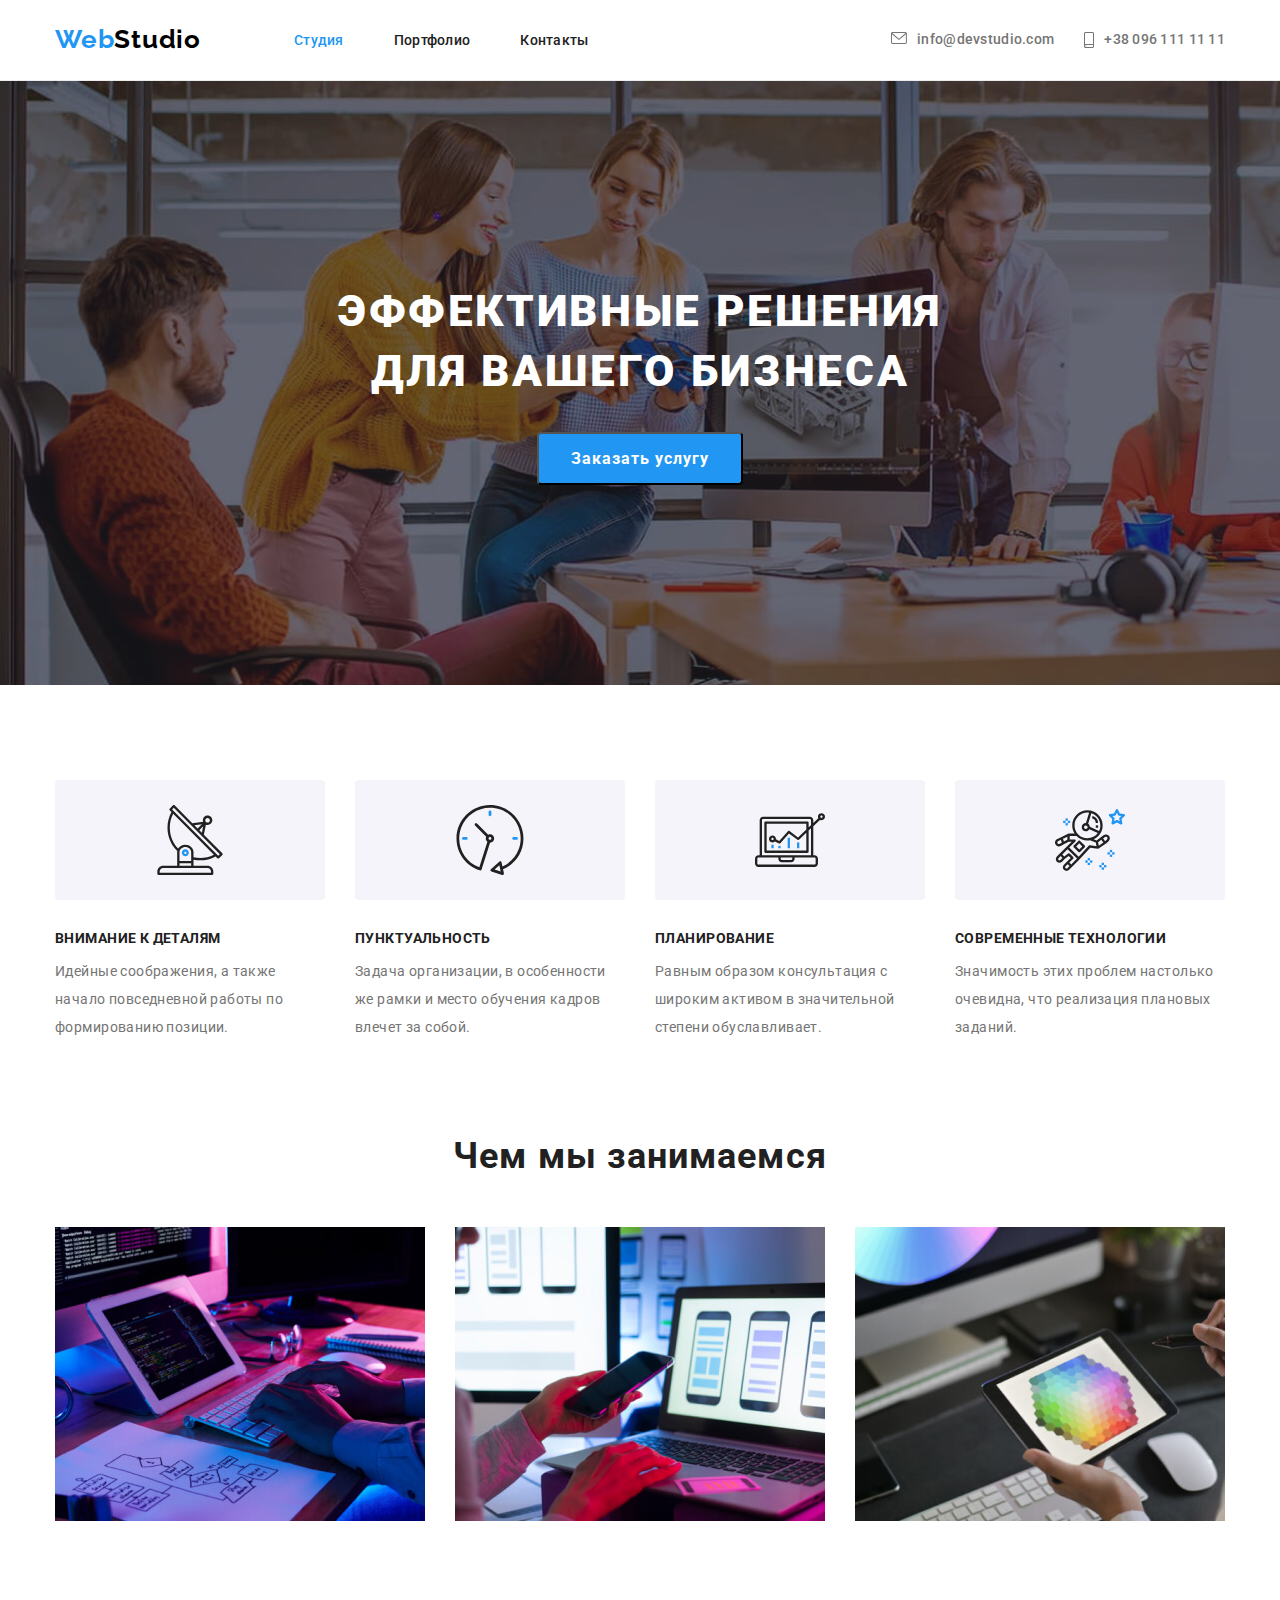
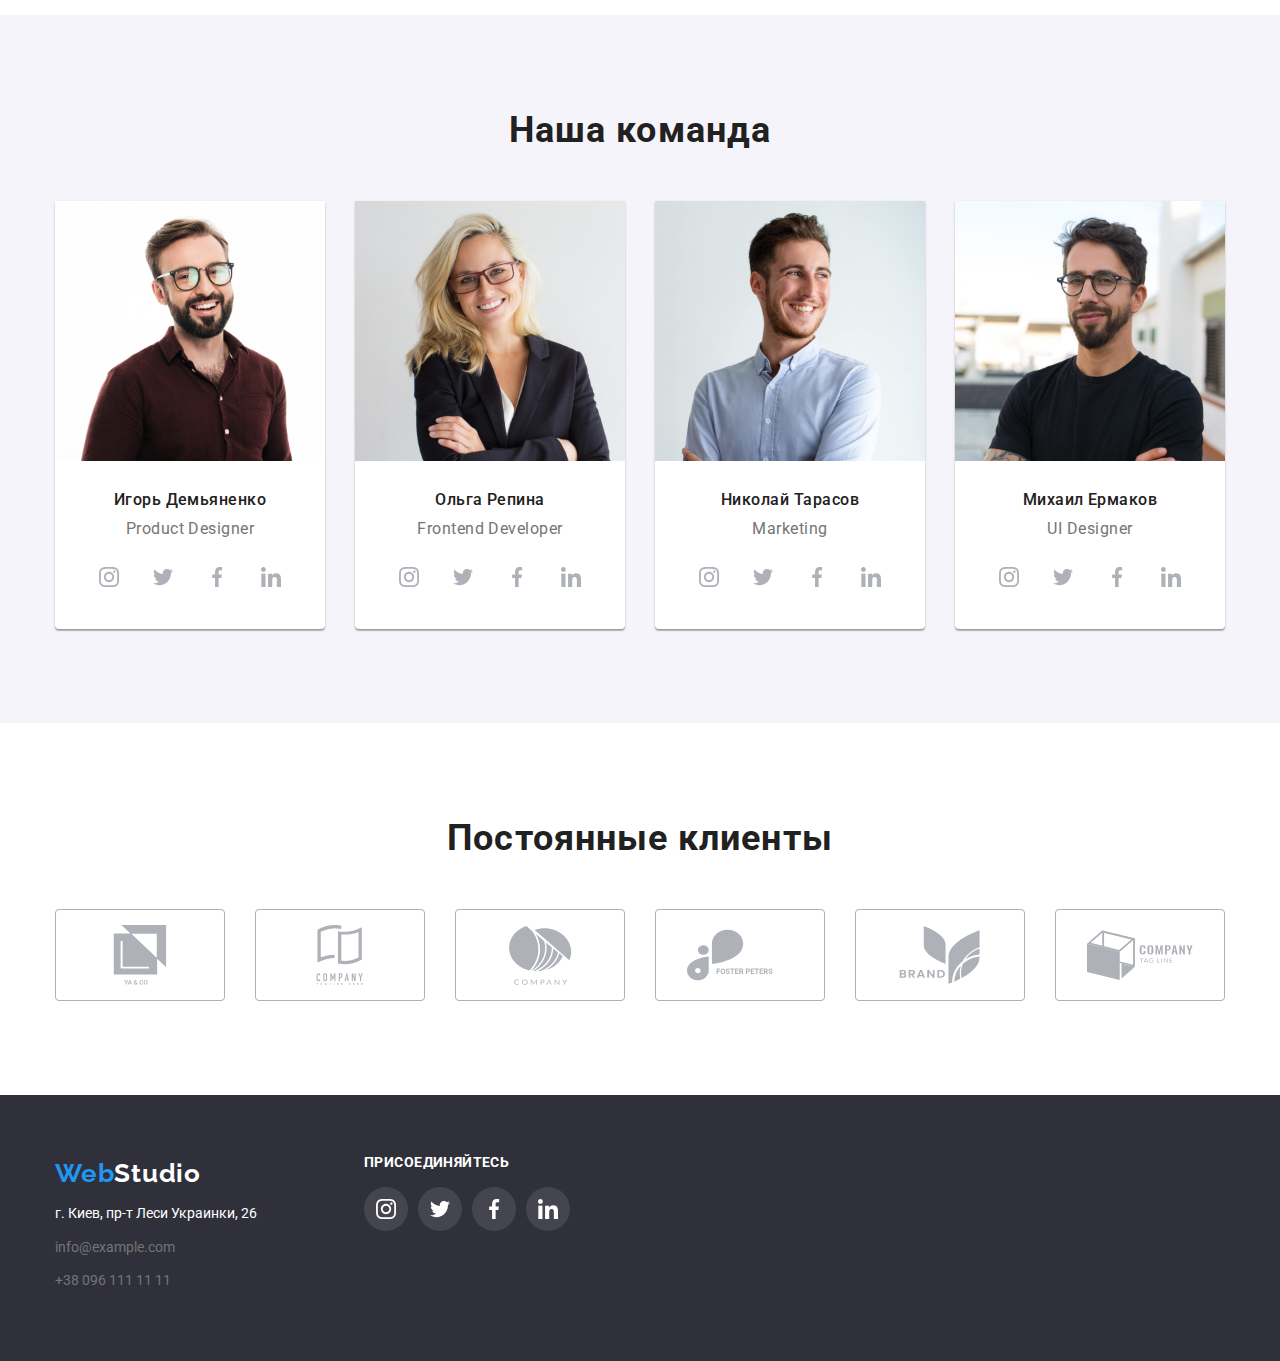
<file: index.html>
<!DOCTYPE html>
<html lang="ru">
  <head>
    <meta charset="UTF-8" />
    <meta http-equiv="X-UA-Compatible" content="IE=edge" />
    <meta name="viewport" content="width=device-width, initial-scale=1.0" />
    <title>Document</title>
    <link rel="stylesheet" href="./css/reset.css" />
    <link
      rel="stylesheet"
      href="https://cdn.jsdelivr.net/npm/modern-normalize@1.1.0/modern-normalize.min.css"
    />
    <link rel="stylesheet" href="./css/style.css" />
    <link rel="preconnect" href="https://fonts.googleapis.com" />
    <link rel="preconnect" href="https://fonts.gstatic.com" crossorigin />
    <link
      href="https://fonts.googleapis.com/css2?family=Raleway:wght@700&family=Roboto:wght@400;500;700;900&display=swap"
      rel="stylesheet"
    />
  </head>
  <body>
    <!--Header-->
    <header class="page-header header">
      <div class="container page-header-container">
        <nav class="navigation">
          <a href="./index.html" class="logo">Web<span class="logo-span">Studio</span></a>
          <ul class="menu list">
            <li class="menu-list">
              <a href="./index.html" class="link menu-link current">Студия</a>
            </li>
            <li class="menu-list">
              <a href="./portfolio.html" class="link menu-link">Портфолио</a>
            </li>
            <li class="menu-list">
              <a href="" class="link menu-link">Контакты</a>
            </li>
          </ul>
        </nav>
        <div class="number-link">
          <ul class="menu list mail-group">
            <li class="menu-list-number">
              <a href="mailto:info@devstudio.com" class="link-number link-one"
                >info@devstudio.com
                <svg class="icon-mail">
                  <use href="./images/sprite.svg#icon-mail"></use>
                </svg>
              </a>
            </li>
            <li class="menu-list">
              <a href="tel:+380961111111" class="link-number link-two"
                >+38 096 111 11 11
                <svg class="icon-mail-phone">
                  <use href="./images/sprite.svg#icon-tel"></use>
                </svg>
              </a>
            </li>
          </ul>
        </div>
      </div>
    </header>
    <!--Main-->
    <main>
      <section class="hero">
        <!--Hero-->
        <h1 class="motto">Эффективные решения для вашего бизнеса</h1>
        <div class="modal-button">
          <button type="button" class="modal-btn">Заказать услугу</button>
        </div>
      </section>
      <!--Преимущество-->
      <section class="section">
        <h2 class="visually-hidden">Преимущества</h2>
        <div class="container">
          <ul class="list">
            <li class="advantage-list">
              <div class="svg-list social-list-link-one">
                <svg class="social-list-svg">
                  <use href="./images/sprite.svg#icon-antenna"></use>
                </svg>
              </div>
              <h3 class="advantage">Внимание к деталям</h3>
              <p class="media-list-me">
                Идейные соображения, а также начало повседневной работы по формированию позиции.
              </p>
            </li>
            <li class="advantage-list">
              <div class="svg-list social-list-link-one">
                <svg class="social-list-svg">
                  <use href="./images/sprite.svg#icon-clock"></use>
                </svg>
              </div>
              <h3 class="advantage">Пунктуальность</h3>
              <p class="media-list-me">
                Задача организации, в особенности же рамки и место обучения кадров влечет за собой.
              </p>
            </li>
            <li class="advantage-list">
              <div class="svg-list social-list-link-one">
                <svg class="social-list-svg">
                  <use href="./images/sprite.svg#icon-diagram"></use>
                </svg>
              </div>
              <h3 class="advantage">Планирование</h3>
              <p class="media-list-me">
                Равным образом консультация с широким активом в значительной степени обуславливает.
              </p>
            </li>
            <li class="advantage-list">
              <div class="svg-list social-list-link-one">
                <svg class="social-list-svg">
                  <use href="./images/sprite.svg#icon-astronaut"></use>
                </svg>
              </div>
              <h3 class="advantage">Современные технологии</h3>
              <p class="media-list-me">
                Значимость этих проблем настолько очевидна, что реализация плановых заданий.
              </p>
            </li>
          </ul>
        </div>
      </section>
      <section class="section my-work">
        <!--чем мы занимаемся-->
        <div class="container">
          <h2 class="suptitle">Чем мы занимаемся</h2>
          <ul class="list">
            <li>
              <img src="./images/img.jpg" alt="office" width="370" height="294" />
            </li>
            <li>
              <img src="./images/img1.jpg" alt="computer" width="370" height="294" />
            </li>
            <li>
              <img src="./images/img2.jpg" alt="phone" width="370" height="294" />
            </li>
          </ul>
        </div>
      </section>
      <!--наша команда-->
      <section class="section my-comands">
        <div class="container">
          <h2 class="suptitle">Наша команда</h2>
          <ul class="list-comand">
            <li class="crew-info-li">
              <img src="./images/igor.jpg" alt="igor" width="270" height="260" />
              <div class="crew-info">
                <h3 class="advantage-comands">Игорь Демьяненко</h3>
                <p class="media-list" lang="en">Product Designer</p>
                <ul class="social-list">
                  <li class="social-list-item">
                    <a href="" class="social-list-link">
                      <svg class="social-list-icon-svg">
                        <use href="./images/sprite.svg#icon-instagram"></use>
                      </svg>
                    </a>
                  </li>
                  <li class="social-list-item">
                    <a href="" class="social-list-link">
                      <svg class="social-list-icon-svg">
                        <use href="./images/sprite.svg#icon-twitter"></use>
                      </svg>
                    </a>
                  </li>
                  <li class="social-list-item">
                    <a href="" class="social-list-link">
                      <svg class="social-list-icon-svg">
                        <use href="./images/sprite.svg#icon-facebook"></use>
                      </svg>
                    </a>
                  </li>
                  <li class="social-list-item margin-stop">
                    <a href="" class="social-list-link">
                      <svg class="social-list-icon-svg">
                        <use href="./images/sprite.svg#icon-linkedin"></use>
                      </svg>
                    </a>
                  </li>
                </ul>
              </div>
            </li>
            <li class="crew-info-li">
              <img src="./images/olga.jpg" alt="olga" width="270" height="260" />
              <div class="crew-info">
                <h3 class="advantage-comands">Ольга Репина</h3>
                <p class="media-list" lang="en">Frontend Developer</p>
                <ul class="social-list">
                  <li class="social-list-item">
                    <a href="" class="social-list-link">
                      <svg class="social-list-icon-svg">
                        <use href="./images/sprite.svg#icon-instagram"></use>
                      </svg>
                    </a>
                  </li>
                  <li class="social-list-item">
                    <a href="" class="social-list-link">
                      <svg class="social-list-icon-svg">
                        <use href="./images/sprite.svg#icon-twitter"></use>
                      </svg>
                    </a>
                  </li>
                  <li class="social-list-item">
                    <a href="" class="social-list-link">
                      <svg class="social-list-icon-svg">
                        <use href="./images/sprite.svg#icon-facebook"></use>
                      </svg>
                    </a>
                  </li>
                  <li class="social-list-item margin-stop">
                    <a href="" class="social-list-link">
                      <svg class="social-list-icon-svg">
                        <use href="./images/sprite.svg#icon-linkedin"></use>
                      </svg>
                    </a>
                  </li>
                </ul>
              </div>
            </li>
            <li class="crew-info-li">
              <img src="./images/nikolay.jpg" alt="nikolay" width="270" height="260" />
              <div class="crew-info">
                <h3 class="advantage-comands">Николай Тарасов</h3>
                <p class="media-list" lang="en">Marketing</p>
                <ul class="social-list">
                  <li class="social-list-item">
                    <a href="" class="social-list-link">
                      <svg class="social-list-icon-svg">
                        <use href="./images/sprite.svg#icon-instagram"></use>
                      </svg>
                    </a>
                  </li>
                  <li class="social-list-item">
                    <a href="" class="social-list-link">
                      <svg class="social-list-icon-svg">
                        <use href="./images/sprite.svg#icon-twitter"></use>
                      </svg>
                    </a>
                  </li>
                  <li class="social-list-item">
                    <a href="" class="social-list-link">
                      <svg class="social-list-icon-svg">
                        <use href="./images/sprite.svg#icon-facebook"></use>
                      </svg>
                    </a>
                  </li>
                  <li class="social-list-item margin-stop">
                    <a href="" class="social-list-link">
                      <svg class="social-list-icon-svg">
                        <use href="./images/sprite.svg#icon-linkedin"></use>
                      </svg>
                    </a>
                  </li>
                </ul>
              </div>
            </li>
            <li class="crew-info-li">
              <img src="./images/mihail.jpg" alt="mihail" width="270" height="260" />
              <div class="crew-info">
                <h3 class="advantage-comands">Михаил Ермаков</h3>
                <p class="media-list" lang="en">UI Designer</p>
                <ul class="social-list">
                  <li class="social-list-item">
                    <a href="" class="social-list-link">
                      <svg class="social-list-icon-svg">
                        <use href="./images/sprite.svg#icon-instagram"></use>
                      </svg>
                    </a>
                  </li>
                  <li class="social-list-item">
                    <a href="" class="social-list-link">
                      <svg class="social-list-icon-svg">
                        <use href="./images/sprite.svg#icon-twitter"></use>
                      </svg>
                    </a>
                  </li>
                  <li class="social-list-item">
                    <a href="" class="social-list-link">
                      <svg class="social-list-icon-svg">
                        <use href="./images/sprite.svg#icon-facebook"></use>
                      </svg>
                    </a>
                  </li>
                  <li class="social-list-item margin-stop">
                    <a href="" class="social-list-link">
                      <svg class="social-list-icon-svg">
                        <use href="./images/sprite.svg#icon-linkedin"></use>
                      </svg>
                    </a>
                  </li>
                </ul>
              </div>
            </li>
          </ul>
        </div>
      </section>
      <!--Постоянные клиенты-->
      <section class="section">
        <div class="container">
          <h2 class="suptitle">Постоянные клиенты</h2>
          <ul class="social-list-spisok">
            <li class="social-list-item-svg">
              <a href="" class="social-list-link-two">
                <svg class="social-list-icon-svg-two">
                  <use href="./images/sprite.svg#icon-group_1"></use>
                </svg>
              </a>
            </li>
            <li class="social-list-item-svg">
              <a href="" class="social-list-link-two">
                <svg class="social-list-icon-svg-two">
                  <use href="./images/sprite.svg#icon-group_2"></use>
                </svg>
              </a>
            </li>
            <li class="social-list-item-svg">
              <a href="" class="social-list-link-two">
                <svg class="social-list-icon-svg-two">
                  <use href="./images/sprite.svg#icon-group_3"></use>
                </svg>
              </a>
            </li>
            <li class="social-list-item-svg">
              <a href="" class="social-list-link-two">
                <svg class="social-list-icon-svg-two">
                  <use href="./images/sprite.svg#icon-group_4"></use>
                </svg>
              </a>
            </li>
            <li class="social-list-item-svg">
              <a href="" class="social-list-link-two">
                <svg class="social-list-icon-svg-two">
                  <use href="./images/sprite.svg#icon-group_5"></use>
                </svg>
              </a>
            </li>
            <li class="social-list-item-svg margin-stop">
              <a href="" class="social-list-link-two">
                <svg class="social-list-icon-svg-two">
                  <use href="./images/sprite.svg#icon-group_6"></use>
                </svg>
              </a>
            </li>
          </ul>
        </div>
      </section>
    </main>
    <footer class="color-footer">
      <div class="container container-footer">
        <div class="conection-footer">
          <a href="./index.html" class="logo">Web<span class="logo-span-footer">Studio</span></a>
          <address>
            <ul class="list list-container">
              <li class="contact-list">
                <a
                  href="https://goo.gl/maps/A2tmThPKFVqANark9"
                  class="adress"
                  target="_blank"
                  rel="noopener noreferrer"
                  >г. Киев, пр-т Леси Украинки, 26</a
                >
              </li>
              <li>
                <a href="mailto:info@example.com" class="link contact-number">info@example.com</a>
              </li>
              <li class="contact-list">
                <a href="tel:+380961111111" class="link contact-number">+38 096 111 11 11</a>
              </li>
            </ul>
          </address>
        </div>
        <div class="conection">
          <p class="conection-me">Присоединяйтесь</p>
          <ul class="social-list">
            <li class="social-list-item">
              <a href="" class="social-list-link-footer">
                <svg class="social-list-icon-svg">
                  <use href="./images/sprite.svg#icon-instagram"></use>
                </svg>
              </a>
            </li>
            <li class="social-list-item">
              <a href="" class="social-list-link-footer">
                <svg class="social-list-icon-svg">
                  <use href="./images/sprite.svg#icon-twitter"></use>
                </svg>
              </a>
            </li>
            <li class="social-list-item">
              <a href="" class="social-list-link-footer">
                <svg class="social-list-icon-svg">
                  <use href="./images/sprite.svg#icon-facebook"></use>
                </svg>
              </a>
            </li>
            <li class="social-list-item margin-stop">
              <a href="" class="social-list-link-footer">
                <svg class="social-list-icon-svg">
                  <use href="./images/sprite.svg#icon-linkedin"></use>
                </svg>
              </a>
            </li>
          </ul>
        </div>
      </div>
    </footer>
  </body>
</html>
</file>
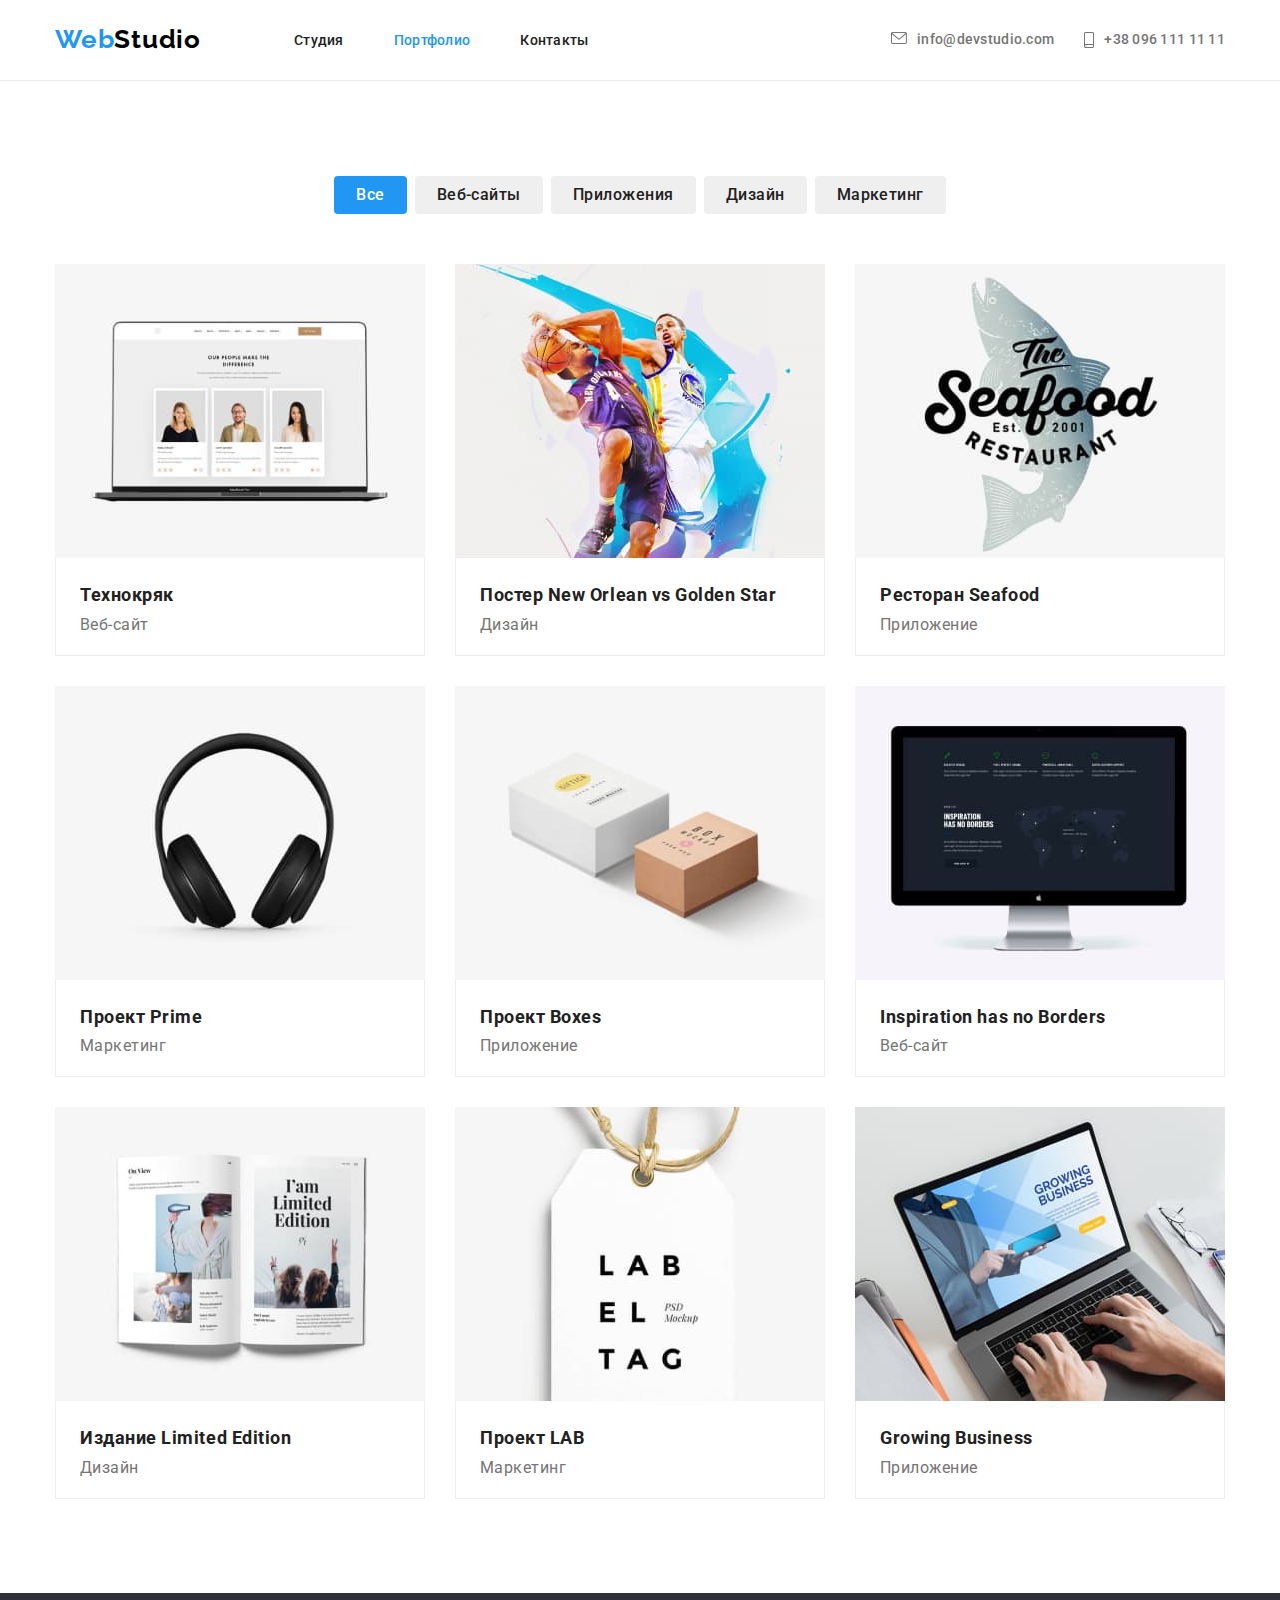
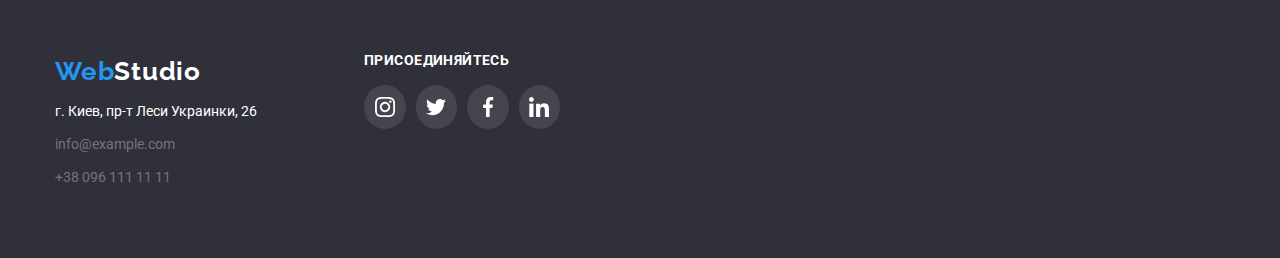
<file: portfolio.html>
<!DOCTYPE html>
<html lang="ru">
  <head>
    <meta charset="UTF-8" />
    <meta http-equiv="X-UA-Compatible" content="IE=edge" />
    <meta name="viewport" content="width=device-width, initial-scale=1.0" />
    <title>Document</title>
    <link rel="preconnect" href="https://fonts.googleapis.com" />
    <link rel="preconnect" href="https://fonts.gstatic.com" crossorigin />
    <link
      href="https://fonts.googleapis.com/css2?family=Raleway:wght@700&family=Roboto:wght@400;500;700;900&display=swap"
      rel="stylesheet"
    />
    <link rel="stylesheet" href="./css/reset.css" />
    <link rel="stylesheet" href="./css/style.css" />
  </head>
  <body>
    <header class="page-header header">
      <div class="container page-header-container">
        <nav class="navigation">
          <a href="./index.html" class="logo">Web<span class="logo-span">Studio</span></a>
          <ul class="menu list">
            <li class="menu-list">
              <a href="./index.html" class="link menu-link">Студия</a>
            </li>
            <li class="menu-list">
              <a href="./portfolio.html" class="link menu-link current">Портфолио</a>
            </li>
            <li class="menu-list">
              <a href="" class="link menu-link">Контакты</a>
            </li>
          </ul>
        </nav>
        <div class="number-link">
          <ul class="menu list mail-group">
            <li class="menu-list-number">
              <a href="mailto:info@devstudio.com" class="link-number link-one"
                >info@devstudio.com
                <svg class="icon-mail">
                  <use href="./images/sprite.svg#icon-mail"></use>
                </svg>
              </a>
            </li>
            <li class="menu-list">
              <a href="tel:+380961111111" class="link-number link-two"
                >+38 096 111 11 11
                <svg class="icon-mail-phone">
                  <use href="./images/sprite.svg#icon-tel"></use>
                </svg>
              </a>
            </li>
          </ul>
        </div>
      </div>
    </header>
    <main>
      <section class="section portfolio">
        <div class="container">
          <h1 class="visually-hidden">Портфолио</h1>
          <ul class="filtres">
            <li><button type="button" class="filter-list current">Все</button></li>
            <li><button type="button" class="filter-list">Веб-сайты</button></li>
            <li><button type="button" class="filter-list">Приложения</button></li>
            <li><button type="button" class="filter-list">Дизайн</button></li>
            <li><button type="button" class="filter-list">Маркетинг</button></li>
          </ul>

          <ul class="list-portfolio">
            <li class="example">
              <img src="./images/pm1.jpg" alt="laptop" width="370" height="294" />
              <div class="subscribe-card">
                <h2 class="advantage-two">Технокряк</h2>
                <p class="media-list">Веб-сайт</p>
              </div>
            </li>
            <li class="example">
              <img src="./images/pm2.jpg" alt="design" width="370" height="294" />
              <div class="subscribe-card">
                <h2 class="advantage-two">Постер New Orlean vs Golden Star</h2>
                <p class="media-list">Дизайн</p>
              </div>
            </li>
            <li class="example">
              <img src="./images/pm3.jpg" alt="labels" width="370" height="294" />
              <div class="subscribe-card">
                <h2 class="advantage-two">Ресторан Seafood</h2>
                <p class="media-list">Приложение</p>
              </div>
            </li>
            <li class="example">
              <img src="./images/pm4.jpg" alt="headphones" width="370" height="294" />
              <div class="subscribe-card">
                <h2 class="advantage-two">Проект Prime</h2>
                <p class="media-list">Маркетинг</p>
              </div>
            </li>
            <li class="example">
              <img src="./images/pm5.jpg" alt="box" width="370" height="294" />
              <div class="subscribe-card">
                <h2 class="advantage-two">Проект Boxes</h2>
                <p class="media-list">Приложение</p>
              </div>
            </li>
            <li class="example">
              <img src="./images/pm6.jpg" alt="screen" width="370" height="294" />
              <div class="subscribe-card">
                <h2 class="advantage-two">Inspiration has no Borders</h2>
                <p class="media-list">Веб-сайт</p>
              </div>
            </li>
            <li class="example">
              <img src="./images/pm7.jpg" alt="books" width="370" height="294" />
              <div class="subscribe-card">
                <h2 class="advantage-two">Издание Limited Edition</h2>
                <p class="media-list">Дизайн</p>
              </div>
            </li>
            <li class="example">
              <img src="./images/pm8.jpg" alt="labels" width="370" height="294" />
              <div class="subscribe-card">
                <h2 class="advantage-two">Проект LAB</h2>
                <p class="media-list">Маркетинг</p>
              </div>
            </li>
            <li class="example">
              <img src="./images/pm9.jpg" alt="notebook" width="370" height="294" />
              <div class="subscribe-card">
                <h2 class="advantage-two">Growing Business</h2>
                <p class="media-list">Приложение</p>
              </div>
            </li>
          </ul>
        </div>
      </section>
    </main>
    <footer class="color-footer">
      <div class="container container-footer">
        <div class="conection-footer">
          <a href="./index.html" class="logo">Web<span class="logo-span-footer">Studio</span></a>
          <address>
            <ul class="list list-container">
              <li class="contact-list">
                <a
                  href="https://goo.gl/maps/A2tmThPKFVqANark9"
                  class="adress"
                  target="_blank"
                  rel="noopener noreferrer"
                  >г. Киев, пр-т Леси Украинки, 26</a
                >
              </li>
              <li>
                <a href="mailto:info@example.com" class="link contact-number">info@example.com</a>
              </li>
              <li class="contact-list">
                <a href="tel:+380961111111" class="link contact-number">+38 096 111 11 11</a>
              </li>
            </ul>
          </address>
        </div>
        <div class="conection">
          <p class="conection-me">Присоединяйтесь</p>
          <ul class="social-list">
            <li class="social-list-item">
              <a href="" class="social-list-link-footer">
                <svg class="social-list-icon-svg">
                  <use href="./images/sprite.svg#icon-instagram"></use>
                </svg>
              </a>
            </li>
            <li class="social-list-item">
              <a href="" class="social-list-link-footer">
                <svg class="social-list-icon-svg">
                  <use href="./images/sprite.svg#icon-twitter"></use>
                </svg>
              </a>
            </li>
            <li class="social-list-item">
              <a href="" class="social-list-link-footer">
                <svg class="social-list-icon-svg">
                  <use href="./images/sprite.svg#icon-facebook"></use>
                </svg>
              </a>
            </li>
            <li class="social-list-item">
              <a href="" class="social-list-link-footer margin-stop">
                <svg class="social-list-icon-svg">
                  <use href="./images/sprite.svg#icon-linkedin"></use>
                </svg>
              </a>
            </li>
          </ul>
        </div>
      </div>
    </footer>
  </body>
</html>
</file>
<file: css/style.css>
.container {
  width: 1200px;
  margin: 0 auto;
  padding: 0 15px;
}

.visually-hidden {
  width: 1px;
  height: 1px;
  padding: 0;
  overflow: hidden;
  clip: rect(0, 0, 0, 0);
  white-space: nowrap;
  border: 0;
}

:root {
  --one-text-color: #212121;
  --two-text-color: #2196f3;
  --three-text-color: #000000;
  --four-text-color: #757575;
  --five-text-color: #ffffff;
  --six-text-color: #2f303a;
}

body {
  font-family: 'Roboto', 'sans-serif';
  color: var(--five-text-color);
}
/* =======Header======== */
.menu-link {
  font-weight: 500;
  font-size: 14px;
  line-height: 1.15;
  letter-spacing: 0.02em;
  padding: 32px 0;
  color: var(--one-text-color);
}
.menu-link:hover,
.menu-link:focus,
.menu-link:current {
  color: var(--two-text-color);
}

.navigation .current {
  color: var(--two-text-color);
}

.navigation,
.menu,
.list {
  display: flex;
  align-items: center;
  flex-direction: row;
}

.header {
  align-items: center;
  border-bottom: 1px solid #ececec;
}
.page-header-container {
  display: flex;
}

.filter-list:current {
  color: var(--two-text-color);
}
.filter-list.current {
  background: var(--two-text-color);
  color: var(--five-text-color);
}

.logo-span {
  font-family: 'Raleway', 'sans-serif';
  font-weight: 700;
  font-size: 26px;
  line-height: 1.2;
  letter-spacing: 0.03em;

  color: var(--three-text-color);
}

.logo {
  font-family: 'Raleway', 'sans-serif';
  font-weight: 700;
  font-size: 26px;
  line-height: 1.2;
  letter-spacing: 0.03em;
  margin-right: 93px;
  color: var(--two-text-color);
}

.menu-list:not(:last-child) {
  margin-right: 50px;
  color: var(--four-text-color);
}

.menu-list-number:not(:last-child) {
  margin-right: 30px;
  color: var(--four-text-color);
}

.menu-list-number,
.menu-list {
  display: flex;
  flex-direction: row;
  align-items: center;
}

.number-link {
  display: flex;
  align-items: center;
  justify-content: flex-end;
  margin-left: auto;
}

.icon-mail {
  fill: currentColor;
  width: 16px;
  height: 12px;
  margin-right: 10px;
}

.icon-mail-phone {
  fill: currentColor;
  width: 10px;
  height: 16px;
  margin-right: 10px;
}

.link,
.link-number:hover,
.link,
.link-number:focus {
  color: var(--two-text-color);
}

.link-number {
  padding: 32px 0;
  display: flex;
  flex-direction: row-reverse;
  font-size: 14px;
  line-height: 1.14;
  letter-spacing: 0.02em;
  font-weight: 500;
  margin-left: auto;
  color: var(--four-text-color);
}

.link {
  font-style: normal;
  color: var(--one-text-color);
}

/* =======/Header======== */

/* =======HERO======== */

.hero {
  padding: 200px 0;
  background-color: #c4c4c4;
  background-image: linear-gradient(rgba(47, 48, 58, 0.4), rgba(47, 48, 58, 0.4)),
    url(../images/font.jpg);
  background-size: cover;
}

.modal-btn {
  font-weight: 700;
  font-size: 16px;
  line-height: 1.85;
  letter-spacing: 0.06em;
  cursor: pointer;
  font-family: inherit;
  padding-top: 10px;
  padding-bottom: 10px;
  padding-left: 32px;
  padding-right: 32px;
  border-radius: 4px;
  color: var(--five-text-color);
  background: var(--two-text-color);
  display: block;
  margin: 0 auto;
}

.modal-button {
  justify-content: center;
  margin-top: 30px;
}

.modal-btn:hover {
  background-color: #188ce8;
}

.motto {
  font-weight: 900;
  font-size: 44px;
  line-height: 1.37;
  text-align: center;
  letter-spacing: 0.06em;
  text-transform: uppercase;
  width: 696px;
  color: var(--five-text-color);
  margin-right: auto;
  margin-left: auto;
  margin-bottom: 0;
}

/* =======/HERO======== */

/* =======MainSection======== */

.section {
  padding: 94px 0;
}

.my-work {
  padding-top: 0px;
}

.my-comands {
  background-color: #f5f4fa;
}
.advantage {
  font-weight: 700;
  font-size: 14px;
  line-height: 1.18;
  letter-spacing: 0.03em;
  text-transform: uppercase;
  margin-bottom: 10px;
  color: var(--one-text-color);
}

.advantage-comands {
  font-weight: 500;
  font-size: 16px;
  line-height: 1.18;
  letter-spacing: 0.03em;
  margin-bottom: 10px;
  color: var(--one-text-color);
}

.advantage-two {
  font-weight: 700;
  font-size: 18px;
  line-height: 1.87;
  letter-spacing: 0.03em;
  color: var(--one-text-color);
  margin-bottom: 4px;
}
.media-list-me {
  font-size: 14px;
  line-height: 2;
  letter-spacing: 0.03em;
  color: var(--four-text-color);
}

.media-list {
  font-size: 16px;
  line-height: 1.18;
  letter-spacing: 0.03em;

  color: var(--four-text-color);
}

.suptitle {
  font-weight: 700;
  font-size: 36px;
  line-height: 1.17;
  text-align: center;
  letter-spacing: 0.03em;
  margin-bottom: 50px;
  color: var(--one-text-color);
}

/* =======/MainSection======== */

/* =======PORTFOLIO======== */
.filter-list {
  font-weight: 500;
  font-size: 16px;
  line-height: 1.62;
  letter-spacing: 0.03em;
  color: var(--one-text-color);
  padding: 6px 22px;
  border: none;
  border-radius: 4px;
}
.filtres {
  display: flex;
  margin-bottom: 50px;
  justify-content: center;
}

.portfolio .filtres li:not(:last-child) {
  margin-right: 8px;
}

.filter-list:focus,
.filter-list:hover {
  background: var(--two-text-color);
  color: var(--five-text-color);
  box-shadow: 0px 3px 1px rgba(0, 0, 0, 0.1), 0px 1px 2px rgba(0, 0, 0, 0.08),
    0px 2px 2px rgba(0, 0, 0, 0.12);
}

.list {
  display: flex;
  justify-content: space-between;
}

.list-comand {
  display: flex;
  justify-content: space-between;
}

.list-portfolio {
  display: flex;
  flex-wrap: wrap;
  list-style: none;
  margin-left: -30px;
  margin-top: -30px;
}

.advantage-list {
  width: 270px;
}

.subscribe-card {
  padding-left: 24px;
  padding-right: 24px;
  padding-top: 20px;
  padding-bottom: 20px;
  border-left: 1px solid #eeeeee;
  border-right: 1px solid #eeeeee;
  border-bottom: 1px solid #eeeeee;
}

.crew-info {
  text-align: center;
  padding: 30px 0;
}
.crew-info-li {
  background-color: var(--five-text-color);
  box-shadow: 0px 1px 3px rgba(0, 0, 0, 0.12), 0px 1px 1px rgba(0, 0, 0, 0.14),
    0px 2px 1px rgba(0, 0, 0, 0.2);
  border-radius: 0px 0px 4px 4px;
}

.social-list {
  display: flex;
  margin-top: 16px;
  justify-content: center;
}

.social-list-spisok {
  display: flex;
  justify-content: center;
}

.social-list-link {
  color: #afb1b8;
  display: flex;
  justify-content: center;
  align-items: center;
  height: 100%;
  width: 100%;
  border-radius: 50%;
}

.social-list-link-two {
  color: #afb1b8;
  display: flex;
  justify-content: center;
  align-items: center;
  height: 100%;
  width: 100%;
}

.social-list-link-one {
  color: #afb1b8;
  display: flex;
  justify-content: center;
  align-items: center;
  height: 100%;
  width: 100%;
}

.social-list-item {
  width: 44px;
  height: 44px;
  margin-right: 10px;
}

.social-list-item-svg {
  width: 170px;
  height: 92px;
  margin-right: 30px;
  border: 1px solid #afb1b8;
  border-radius: 4px;
}

.social-list-link-two:focus,
.social-list-link-two:hover {
  color: var(--two-text-color);
  border: 1px solid var(--two-text-color);
  border-radius: 4px;
}

.social-list-icon-svg {
  fill: currentColor;
  width: 20px;
  height: 20px;
}

.social-list-icon-svg-two {
  fill: currentColor;
  width: 106px;
  height: 60px;
}

.svg-list {
  width: 100%;
  height: 120px;
  border-radius: 4px;
  background-color: #f5f4fa;
  margin-bottom: 30px;
}

.social-list-svg {
  width: 70px;
  height: 70px;
}

.social-list-link:hover,
.social-list-link:focus {
  background-color: var(--two-text-color);
  color: var(--five-text-color);
}
/* =======/PORTFOLIO======== */

/* =======FOTER======== */
.container-footer {
  background-color: var(--six-text-color);
  display: flex;
  flex-direction: row;
}

.conection-footer {
  margin-right: 70px;
}

.list-container {
  display: block;
  flex-direction: column;
}
.color-footer .logo {
  margin-bottom: 20px;
}

.adress {
  font-style: normal;
  font-size: 14px;
  line-height: 1.71;
  color: var(--five-text-color);
  margin-bottom: 9px;
}

.logo-span-footer {
  font-family: 'Raleway', 'sans-serif';
  font-weight: 700;
  font-size: 26px;
  line-height: 1.42;
  letter-spacing: 0.03em;
  color: var(--five-text-color);
}

.list-portfolio .example {
  flex-basis: calc(100% / 3 - 30px);
  margin-left: 30px;
  margin-top: 30px;
}
.example:focus,
.example:hover {
  box-shadow: 0px 1px 1px rgba(0, 0, 0, 0.12), 0px 4px 4px rgba(0, 0, 0, 0.06),
    1px 4px 6px rgba(0, 0, 0, 0.16);
}

.color-footer {
  background: #2f303a;
  padding: 60px 0;
}

.contact-number {
  color: var(--four-text-color);
  font-size: 14px;
  line-height: 1.5;
}
.contact-list {
  margin-bottom: 9px;
  margin-top: 9px;
}

.conection-me {
  font-weight: 700;
  font-size: 14px;
  line-height: 1.14;
  letter-spacing: 0.03em;
  text-transform: uppercase;
  color: var(--five-text-color);
}

.conection {
  width: 206px;
}

.social-list-link-footer {
  color: var(--five-text-color);
  background-color: rgba(255, 255, 255, 0.1);
  display: flex;
  justify-content: center;
  align-items: center;
  height: 100%;
  width: 100%;
  border-radius: 50%;
}

.social-list-link-footer:hover,
.social-list-link-footer:focus {
  background-color: var(--two-text-color);
  color: var(--five-text-color);
}

.margin-stop {
  margin-right: 0px;
}
/* =======/FOTER======== */
</file>
